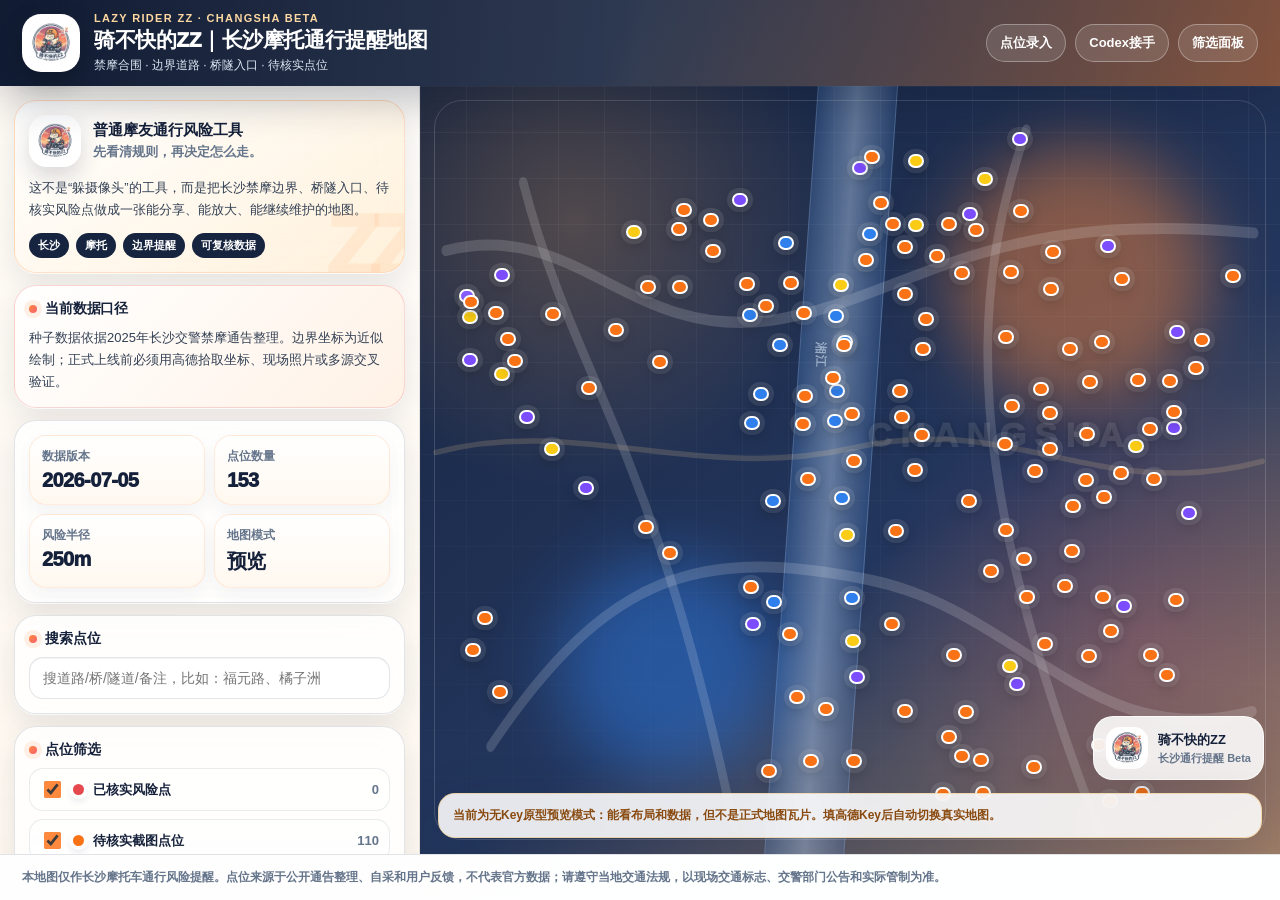
<file: index.html>
<!doctype html>
<html lang="zh-CN">
<head>
  <meta charset="utf-8" />
  <meta name="viewport" content="width=device-width,initial-scale=1,viewport-fit=cover" />
  <meta name="theme-color" content="#15213a" />
  <title>骑不快的ZZ｜长沙摩托通行提醒地图</title>
  <meta name="description" content="骑不快的ZZ出品：长沙摩托车禁摩区域、边界道路、桥隧入口与待核实点位的合规提醒地图。" />
  <link rel="icon" href="assets/favicon.png" />
  <link rel="apple-touch-icon" href="assets/zz-logo-192.png" />
  <link rel="manifest" href="manifest.webmanifest" />
  <link rel="stylesheet" href="assets/styles.css" />
</head>
<body>
  <div id="app" class="brand-shell">
    <header class="topbar">
      <div class="brand">
        <img class="brand-avatar" src="assets/zz-logo.webp" alt="骑不快的ZZ头像" />
        <div class="brand-copy">
          <div class="eyebrow">LAZY RIDER ZZ · CHANGSHA BETA</div>
          <h1>骑不快的ZZ｜长沙摩托通行提醒地图</h1>
          <p>禁摩合围 · 边界道路 · 桥隧入口 · 待核实点位</p>
        </div>
      </div>
      <nav class="top-actions">
        <a href="admin.html" class="top-link">点位录入</a>
        <a href="docs/CODEX_HANDOFF.md" class="top-link">Codex接手</a>
        <button id="togglePanel" class="ghost-btn" type="button">筛选面板</button>
      </nav>
    </header>

    <main class="layout">
      <aside id="sidePanel" class="panel">
        <section class="card hero-card">
          <div class="hero-card-head">
            <img src="assets/zz-logo.webp" alt="骑不快的ZZ" />
            <div>
              <b>普通摩友通行风险工具</b>
              <small>先看清规则，再决定怎么走。</small>
            </div>
          </div>
          <p>这不是“躲摄像头”的工具，而是把长沙禁摩边界、桥隧入口、待核实风险点做成一张能分享、能放大、能继续维护的地图。</p>
          <div class="mini-tags"><span>长沙</span><span>摩托</span><span>边界提醒</span><span>可复核数据</span></div>
        </section>

        <section class="card important">
          <div class="card-title">当前数据口径</div>
          <p>种子数据依据2025年长沙交警禁摩通告整理。边界坐标为近似绘制；正式上线前必须用高德拾取坐标、现场照片或多源交叉验证。</p>
        </section>

        <section class="card compact-grid">
          <div><span>数据版本</span><b id="dataVersion">-</b></div>
          <div><span>点位数量</span><b id="totalCount">-</b></div>
          <div><span>风险半径</span><b id="riskRadius">-</b></div>
          <div><span>地图模式</span><b id="engineMode">-</b></div>
        </section>

        <section class="card">
          <div class="card-title">搜索点位</div>
          <input id="searchInput" class="search" type="search" placeholder="搜道路/桥/隧道/备注，比如：福元路、橘子洲" />
        </section>

        <section class="card">
          <div class="card-title">点位筛选</div>
          <div id="filters" class="filters"></div>
        </section>

        <section class="card route-card">
          <div class="card-title">导航路线风险检测 Beta</div>
          <p class="hint">起点定位后，输入目的地，网页会调用高德驾车路线规划并检测：是否进入禁摩合围区、是否靠近已录入风险点。不是执法依据，也不能保证高德App打开后完全按本页路线行驶。</p>

          <div class="route-input-block">
            <label>起点
              <div class="input-row">
                <input id="startText" type="text" placeholder="点击定位，或地图点选起点" readonly>
                <button id="locateStart" type="button">定位</button>
              </div>
            </label>
            <label>目的地
              <div class="input-row">
                <input id="destinationInput" type="search" placeholder="输入终点，比如：长沙南站、梅溪湖">
                <button id="resolveDestination" type="button">查找</button>
              </div>
            </label>
          </div>

          <details class="coord-details">
            <summary>手动填写经纬度</summary>
            <div class="route-grid">
              <label>起点经度<input id="startLng" inputmode="decimal" placeholder="112.9388"></label>
              <label>起点纬度<input id="startLat" inputmode="decimal" placeholder="28.2282"></label>
              <label>终点经度<input id="endLng" inputmode="decimal" placeholder="113.0200"></label>
              <label>终点纬度<input id="endLat" inputmode="decimal" placeholder="28.1500"></label>
            </div>
          </details>

          <label class="avoid-toggle"><input id="tryAvoid" type="checkbox" checked> 尝试避让禁摩合围区，再检测路线风险</label>
          <div class="route-actions">
            <button id="pickStart" type="button">地图点选起点</button>
            <button id="pickEnd" type="button">地图点选终点</button>
            <button id="checkRoute" type="button" class="primary-btn">规划并检测</button>
          </div>
          <div class="quick-routes">
            <button data-route="wuyi-meixi">五一广场→梅溪湖</button>
            <button data-route="rail-south">长沙站→长沙南站</button>
            <button data-route="yuelu-kaifu">岳麓区→开福区</button>
          </div>
          <div id="routeResult" class="route-result">先定位起点，再输入终点。</div>
        </section>

        <section class="card">
          <div class="card-title">数据概览</div>
          <div id="stats" class="stats"></div>
        </section>

        <section class="card point-card">
          <div class="card-title row-title"><span>点位列表</span><small id="visibleCount"></small></div>
          <div id="pointList" class="point-list"></div>
        </section>
      </aside>

      <section class="map-shell">
        <div id="map"></div>
        <div class="map-brand-card">
          <img src="assets/zz-logo.webp" alt="骑不快的ZZ" />
          <div><b>骑不快的ZZ</b><span>长沙通行提醒 Beta</span></div>
        </div>
        <div id="loading" class="loading">
          <strong>地图加载中</strong>
          <span>没有高德Key时会自动进入品牌预览模式。</span>
        </div>
        <div id="mapNotice" class="map-notice"></div>
      </section>
    </main>

    <footer class="disclaimer">
      本地图仅作长沙摩托车通行风险提醒。点位来源于公开通告整理、自采和用户反馈，不代表官方数据；请遵守当地交通法规，以现场交通标志、交警部门公告和实际管制为准。
    </footer>
  </div>

  <script src="js/config.js?v=workbench-20260705"></script>
  <script src="js/app.js?v=workbench-20260705"></script>
</body>
</html>
</file>
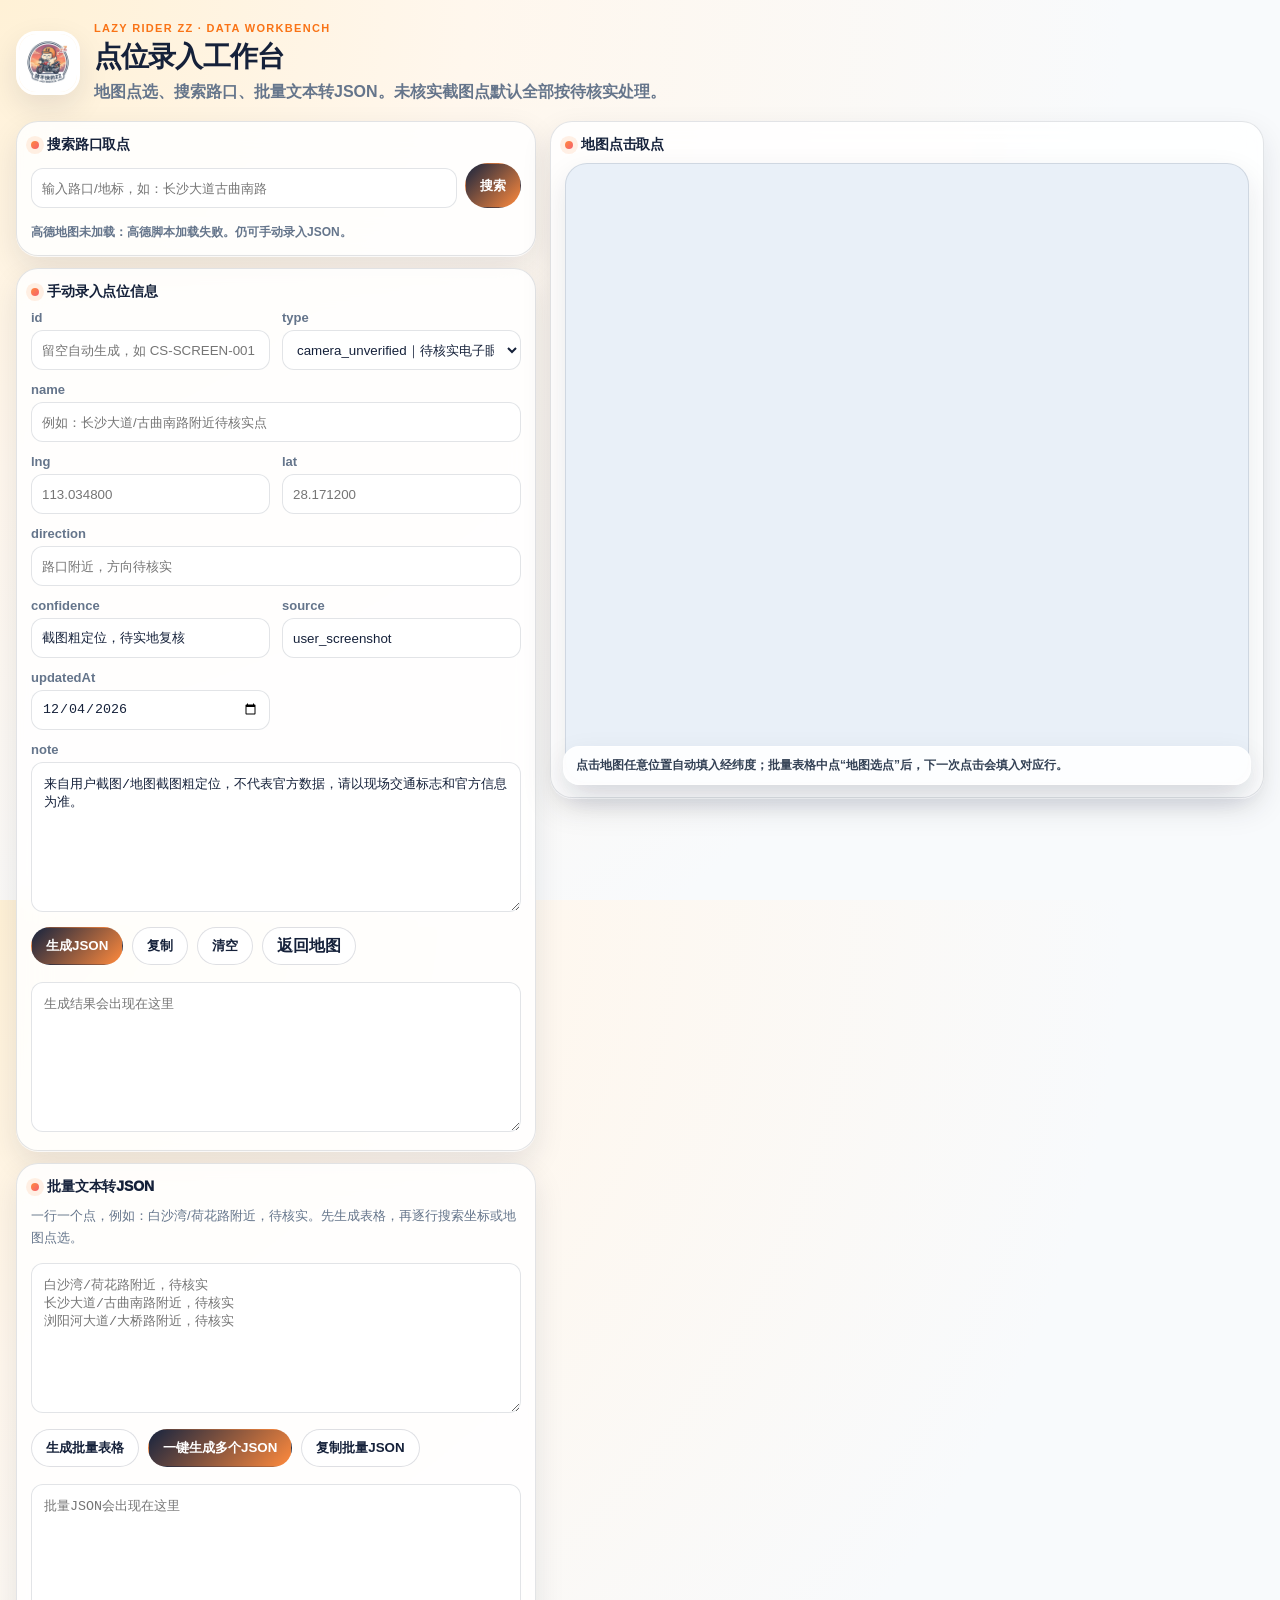
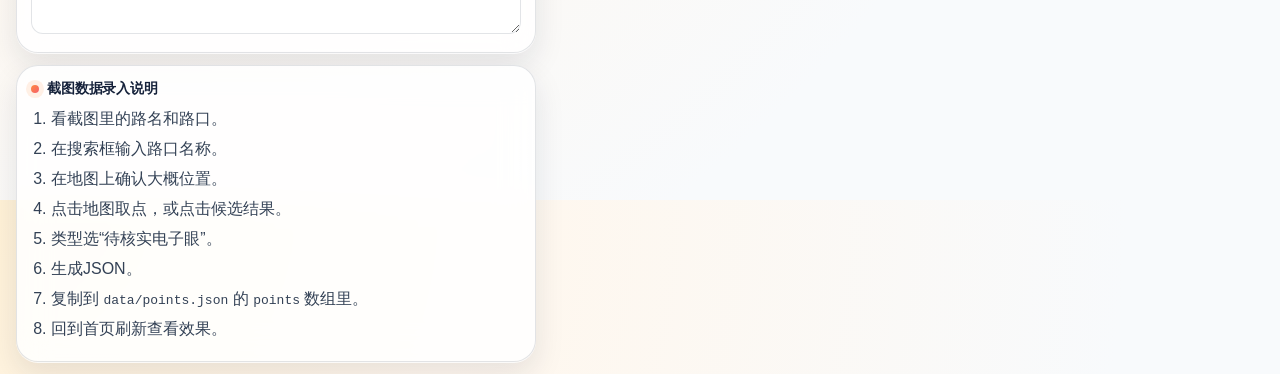
<file: admin.html>
<!doctype html>
<html lang="zh-CN">
<head>
  <meta charset="utf-8">
  <meta name="viewport" content="width=device-width,initial-scale=1">
  <title>点位录入工作台｜骑不快的ZZ</title>
  <link rel="icon" href="assets/favicon.png" />
  <link rel="stylesheet" href="assets/styles.css">
  <style>
    body{height:auto;min-height:100vh;overflow:auto}.admin{max-width:1280px;margin:22px auto 54px;padding:0 16px}.admin-hero{display:flex;align-items:center;gap:14px;margin-bottom:18px}.admin-hero img{width:64px;height:64px;border-radius:20px;object-fit:cover;box-shadow:var(--soft-shadow);border:3px solid #fff}.admin-hero h1{margin:0;font-size:28px;letter-spacing:-.03em}.admin-hero p{margin:6px 0 0;color:var(--muted);font-weight:800}.admin-grid{display:grid;grid-template-columns:minmax(420px,520px) 1fr;gap:14px;align-items:start}.admin-map{height:620px;border-radius:22px;overflow:hidden;border:1px solid var(--border);box-shadow:var(--soft-shadow);background:#e9f0f8}.form{display:grid;grid-template-columns:repeat(2,1fr);gap:12px}.form label,.batch-table label{font-size:13px;color:var(--muted);font-weight:900}.form input,.form select,.form textarea,.admin textarea,.search-box input,.batch-table input,.batch-table select{margin-top:5px;width:100%;border:1px solid var(--border);border-radius:12px;padding:0 10px;background:#fff;color:var(--text);outline:none}.form input,.form select,.search-box input,.batch-table input,.batch-table select{height:40px}.form textarea{height:82px;padding:10px}.wide{grid-column:1/-1}.admin .bar,.search-actions{display:flex;gap:9px;flex-wrap:wrap;margin:12px 0}.admin button,.admin a{border:1px solid rgba(21,33,58,.14);background:#fff;border-radius:999px;min-height:38px;padding:0 14px;color:var(--text);text-decoration:none;display:inline-flex;align-items:center;justify-content:center;cursor:pointer;font-weight:900}.admin .primary{background:linear-gradient(135deg,var(--primary),var(--accent));color:white;border-color:transparent}.admin .danger{color:#b42318}.admin textarea{min-height:150px;padding:12px;font-family:ui-monospace,Consolas,monospace}.search-box{display:grid;grid-template-columns:1fr auto;gap:8px}.candidate-list{display:grid;gap:8px;margin-top:10px;max-height:190px;overflow:auto}.candidate{display:block;text-align:left;border-radius:14px!important;padding:9px 10px!important;height:auto!important;min-height:0!important}.candidate b{display:block}.candidate small{display:block;color:var(--muted);margin-top:2px}.admin-help ol{padding-left:20px;margin:8px 0 0}.admin-help li{margin:6px 0;color:#334155;line-height:1.5}.batch-table{display:grid;gap:8px;margin-top:10px}.batch-row{display:grid;grid-template-columns:1.3fr .9fr .8fr .8fr auto;gap:7px;align-items:end;padding:9px;border:1px solid rgba(21,33,58,.10);border-radius:14px;background:rgba(255,255,255,.72)}.batch-row button{padding:0 10px;font-size:12px}.status-line{font-size:12px;color:var(--muted);font-weight:800;margin-top:6px}.map-tip{position:absolute;z-index:10;left:12px;right:12px;bottom:12px;background:rgba(255,255,255,.9);border:1px solid rgba(255,255,255,.7);border-radius:16px;padding:10px 12px;font-size:12px;font-weight:800;color:#334155;box-shadow:var(--soft-shadow);backdrop-filter:blur(12px)}.map-wrap{position:relative}.copy-toast{font-size:12px;color:#15803d;font-weight:900}.admin-output{min-height:220px}@media(max-width:980px){.admin-grid{grid-template-columns:1fr}.admin-map{height:460px}.batch-row{grid-template-columns:1fr 1fr}.batch-row .row-actions{grid-column:1/-1}}@media(max-width:760px){.form{grid-template-columns:1fr}.admin-hero h1{font-size:22px}.search-box{grid-template-columns:1fr}.batch-row{grid-template-columns:1fr}}
  </style>
</head>
<body>
  <main class="admin">
    <div class="admin-hero">
      <img src="assets/zz-logo.webp" alt="骑不快的ZZ">
      <div>
        <div class="eyebrow" style="color:#f97316">LAZY RIDER ZZ · DATA WORKBENCH</div>
        <h1>点位录入工作台</h1>
        <p>地图点选、搜索路口、批量文本转JSON。未核实截图点默认全部按待核实处理。</p>
      </div>
    </div>

    <section class="admin-grid">
      <div>
        <section class="card">
          <div class="card-title">搜索路口取点</div>
          <div class="search-box">
            <input id="searchQuery" type="search" placeholder="输入路口/地标，如：长沙大道古曲南路">
            <button id="searchPlace" class="primary" type="button">搜索</button>
          </div>
          <div id="candidateList" class="candidate-list"></div>
          <div id="adminStatus" class="status-line">点击地图任意位置也可以直接取点。</div>
        </section>

        <section class="card">
          <div class="card-title">手动录入点位信息</div>
          <div class="form">
            <label>id<input id="id" placeholder="留空自动生成，如 CS-SCREEN-001"></label>
            <label>type<select id="type">
              <option value="camera_unverified">camera_unverified｜待核实电子眼</option>
              <option value="camera_verified">camera_verified｜已核实风险点</option>
              <option value="ban_boundary">ban_boundary｜禁摩边界</option>
              <option value="risky_road">risky_road｜高风险路段</option>
              <option value="bridge_tunnel_entry">bridge_tunnel_entry｜桥隧入口</option>
            </select></label>
            <label class="wide">name<input id="name" placeholder="例如：长沙大道/古曲南路附近待核实点"></label>
            <label>lng<input id="lng" inputmode="decimal" placeholder="113.034800"></label>
            <label>lat<input id="lat" inputmode="decimal" placeholder="28.171200"></label>
            <label class="wide">direction<input id="direction" placeholder="路口附近，方向待核实"></label>
            <label>confidence<input id="confidence" value="截图粗定位，待实地复核"></label>
            <label>source<input id="source" value="user_screenshot"></label>
            <label>updatedAt<input id="updatedAt" type="date"></label>
            <label class="wide">note<textarea id="note">来自用户截图/地图截图粗定位，不代表官方数据，请以现场交通标志和官方信息为准。</textarea></label>
          </div>
          <div class="bar">
            <button class="primary" id="generate" type="button">生成JSON</button>
            <button id="copy" type="button">复制</button>
            <button id="clearForm" type="button">清空</button>
            <a href="index.html">返回地图</a>
          </div>
          <textarea id="output" class="admin-output" placeholder="生成结果会出现在这里"></textarea>
        </section>

        <section class="card">
          <div class="card-title">批量文本转JSON</div>
          <p class="hint">一行一个点，例如：白沙湾/荷花路附近，待核实。先生成表格，再逐行搜索坐标或地图点选。</p>
          <textarea id="batchInput" placeholder="白沙湾/荷花路附近，待核实&#10;长沙大道/古曲南路附近，待核实&#10;浏阳河大道/大桥路附近，待核实"></textarea>
          <div class="bar">
            <button id="parseBatch" type="button">生成批量表格</button>
            <button id="generateBatch" class="primary" type="button">一键生成多个JSON</button>
            <button id="copyBatch" type="button">复制批量JSON</button>
          </div>
          <div id="batchTable" class="batch-table"></div>
          <textarea id="batchOutput" class="admin-output" placeholder="批量JSON会出现在这里"></textarea>
        </section>

        <section class="card admin-help">
          <div class="card-title">截图数据录入说明</div>
          <ol>
            <li>看截图里的路名和路口。</li>
            <li>在搜索框输入路口名称。</li>
            <li>在地图上确认大概位置。</li>
            <li>点击地图取点，或点击候选结果。</li>
            <li>类型选“待核实电子眼”。</li>
            <li>生成JSON。</li>
            <li>复制到 <code>data/points.json</code> 的 <code>points</code> 数组里。</li>
            <li>回到首页刷新查看效果。</li>
          </ol>
        </section>
      </div>

      <section class="card map-wrap">
        <div class="card-title">地图点击取点</div>
        <div id="adminMap" class="admin-map"></div>
        <div class="map-tip">点击地图任意位置自动填入经纬度；批量表格中点“地图选点”后，下一次点击会填入对应行。</div>
      </section>
    </section>
  </main>

  <script src="js/config.js?v=workbench-20260705"></script>
  <script src="js/admin.js?v=workbench-20260705"></script>
</body>
</html>
</file>
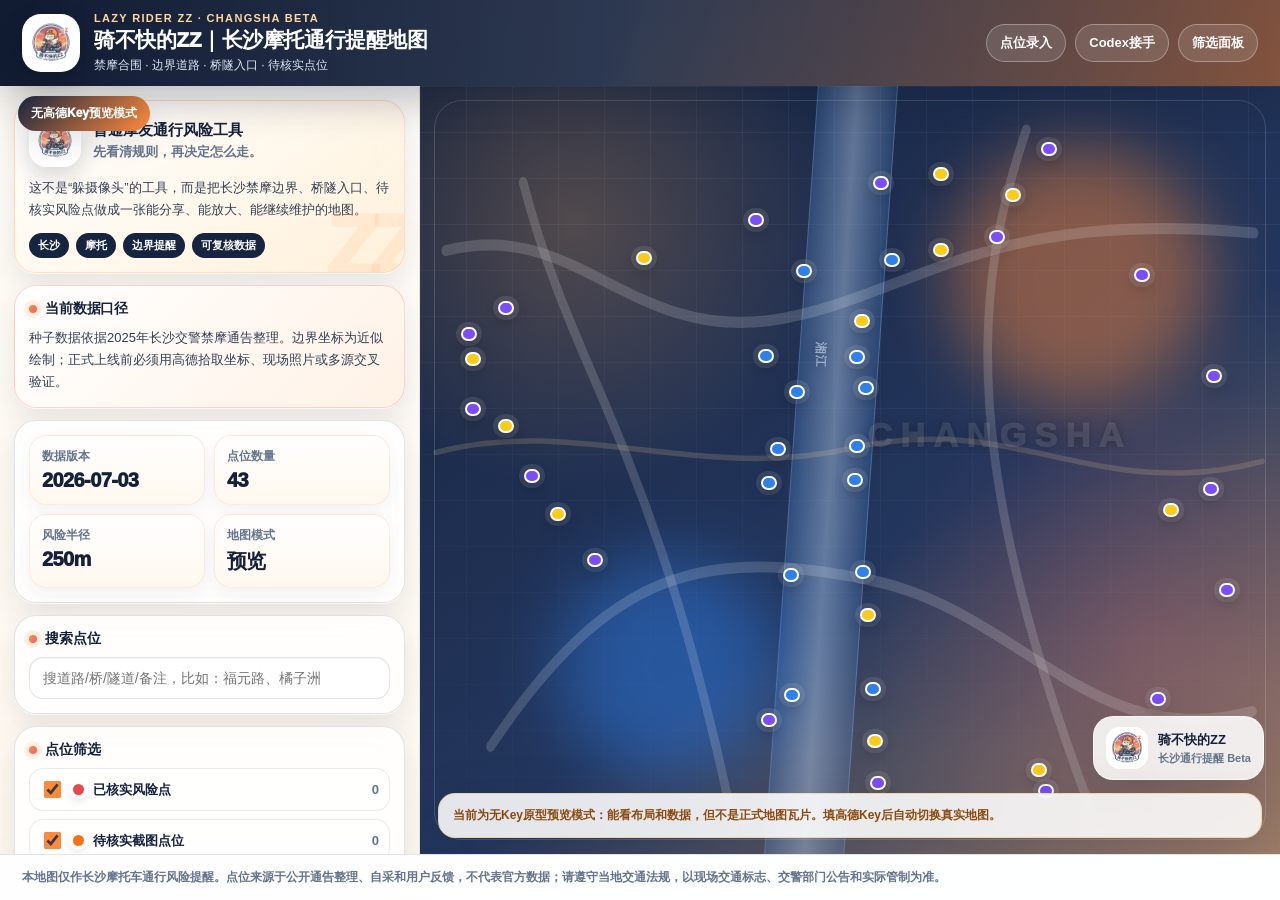
<file: preview.html>
<!doctype html>
<html lang="zh-CN">
<head>
  <meta charset="utf-8" />
  <meta name="viewport" content="width=device-width,initial-scale=1,viewport-fit=cover" />
  <meta name="theme-color" content="#15213a" />
  <title>预览｜骑不快的ZZ长沙摩托通行提醒地图</title>
  <meta name="description" content="骑不快的ZZ出品：长沙摩托车禁摩区域、边界道路、桥隧入口与待核实点位的合规提醒地图。" />
  <link rel="icon" href="assets/favicon.png" />
  <link rel="apple-touch-icon" href="assets/zz-logo-192.png" />
  <link rel="manifest" href="manifest.webmanifest" />
  <link rel="stylesheet" href="assets/styles.css" />
</head>
<body>
  <div class="preview-badge">无高德Key预览模式</div>
  <div id="app" class="brand-shell">
    <header class="topbar">
      <div class="brand">
        <img class="brand-avatar" src="assets/zz-logo.webp" alt="骑不快的ZZ头像" />
        <div class="brand-copy">
          <div class="eyebrow">LAZY RIDER ZZ · CHANGSHA BETA</div>
          <h1>骑不快的ZZ｜长沙摩托通行提醒地图</h1>
          <p>禁摩合围 · 边界道路 · 桥隧入口 · 待核实点位</p>
        </div>
      </div>
      <nav class="top-actions">
        <a href="admin.html" class="top-link">点位录入</a>
        <a href="docs/CODEX_HANDOFF.md" class="top-link">Codex接手</a>
        <button id="togglePanel" class="ghost-btn" type="button">筛选面板</button>
      </nav>
    </header>

    <main class="layout">
      <aside id="sidePanel" class="panel">
        <section class="card hero-card">
          <div class="hero-card-head">
            <img src="assets/zz-logo.webp" alt="骑不快的ZZ" />
            <div>
              <b>普通摩友通行风险工具</b>
              <small>先看清规则，再决定怎么走。</small>
            </div>
          </div>
          <p>这不是“躲摄像头”的工具，而是把长沙禁摩边界、桥隧入口、待核实风险点做成一张能分享、能放大、能继续维护的地图。</p>
          <div class="mini-tags"><span>长沙</span><span>摩托</span><span>边界提醒</span><span>可复核数据</span></div>
        </section>

        <section class="card important">
          <div class="card-title">当前数据口径</div>
          <p>种子数据依据2025年长沙交警禁摩通告整理。边界坐标为近似绘制；正式上线前必须用高德拾取坐标、现场照片或多源交叉验证。</p>
        </section>

        <section class="card compact-grid">
          <div><span>数据版本</span><b id="dataVersion">-</b></div>
          <div><span>点位数量</span><b id="totalCount">-</b></div>
          <div><span>风险半径</span><b id="riskRadius">-</b></div>
          <div><span>地图模式</span><b id="engineMode">-</b></div>
        </section>

        <section class="card">
          <div class="card-title">搜索点位</div>
          <input id="searchInput" class="search" type="search" placeholder="搜道路/桥/隧道/备注，比如：福元路、橘子洲" />
        </section>

        <section class="card">
          <div class="card-title">点位筛选</div>
          <div id="filters" class="filters"></div>
        </section>

        <section class="card route-card">
          <div class="card-title">导航路线风险检测 Beta</div>
          <p class="hint">起点定位后，输入目的地，网页会调用高德驾车路线规划并检测：是否进入禁摩合围区、是否靠近已录入风险点。不是执法依据，也不能保证高德App打开后完全按本页路线行驶。</p>

          <div class="route-input-block">
            <label>起点
              <div class="input-row">
                <input id="startText" type="text" placeholder="点击定位，或地图点选起点" readonly>
                <button id="locateStart" type="button">定位</button>
              </div>
            </label>
            <label>目的地
              <div class="input-row">
                <input id="destinationInput" type="search" placeholder="输入终点，比如：长沙南站、梅溪湖">
                <button id="resolveDestination" type="button">查找</button>
              </div>
            </label>
          </div>

          <details class="coord-details">
            <summary>手动填写经纬度</summary>
            <div class="route-grid">
              <label>起点经度<input id="startLng" inputmode="decimal" placeholder="112.9388"></label>
              <label>起点纬度<input id="startLat" inputmode="decimal" placeholder="28.2282"></label>
              <label>终点经度<input id="endLng" inputmode="decimal" placeholder="113.0200"></label>
              <label>终点纬度<input id="endLat" inputmode="decimal" placeholder="28.1500"></label>
            </div>
          </details>

          <label class="avoid-toggle"><input id="tryAvoid" type="checkbox" checked> 尝试避让禁摩合围区，再检测路线风险</label>
          <div class="route-actions">
            <button id="pickStart" type="button">地图点选起点</button>
            <button id="pickEnd" type="button">地图点选终点</button>
            <button id="checkRoute" type="button" class="primary-btn">规划并检测</button>
          </div>
          <div class="quick-routes">
            <button data-route="wuyi-meixi">五一广场→梅溪湖</button>
            <button data-route="rail-south">长沙站→长沙南站</button>
            <button data-route="yuelu-kaifu">岳麓区→开福区</button>
          </div>
          <div id="routeResult" class="route-result">先定位起点，再输入终点。</div>
        </section>

        <section class="card">
          <div class="card-title">数据概览</div>
          <div id="stats" class="stats"></div>
        </section>

        <section class="card point-card">
          <div class="card-title row-title"><span>点位列表</span><small id="visibleCount"></small></div>
          <div id="pointList" class="point-list"></div>
        </section>
      </aside>

      <section class="map-shell">
        <div id="map"></div>
        <div class="map-brand-card">
          <img src="assets/zz-logo.webp" alt="骑不快的ZZ" />
          <div><b>骑不快的ZZ</b><span>长沙通行提醒 Beta</span></div>
        </div>
        <div id="loading" class="loading">
          <strong>地图加载中</strong>
          <span>没有高德Key时会自动进入品牌预览模式。</span>
        </div>
        <div id="mapNotice" class="map-notice"></div>
      </section>
    </main>

    <footer class="disclaimer">
      本地图仅作长沙摩托车通行风险提醒。点位来源于公开通告整理、自采和用户反馈，不代表官方数据；请遵守当地交通法规，以现场交通标志、交警部门公告和实际管制为准。
    </footer>
  </div>

  <script src="js/config.js"></script>
  <script>window.MOTO_MAP_CONFIG.amapKey = "YOUR_AMAP_JS_KEY"; window.MOTO_MAP_CONFIG.demoModeWhenNoKey = true;</script>
  <script>window.__INLINE_DATA__ = {"points": {"meta": {"name": "长沙摩托车通行提醒点位种子库", "coordinateSystem": "GCJ-02 / 高德地图坐标；当前坐标为产品原型近似值", "updatedAt": "2026-07-03", "dataPolicy": "正式发布前，所有电子眼/抓拍点必须经过实拍、公开公告或多源交叉验证；未验证一律标记为camera_unverified或user_report，不得写成已核实。", "disclaimer": "点位仅作通行风险提醒，不代表官方数据，不构成规避执法建议。"}, "points": [{"id": "CS-O-001", "name": "北二环/湘江路边界附近", "type": "official_boundary", "lng": 112.982, "lat": 28.268, "direction": "北二环与湘江路附近", "confidence": "官方范围明确；坐标近似，需现场复核", "source": "SRC-OFFICIAL-2025-04", "note": "北二环、湘江路均在2025通告边界道路内。", "updatedAt": "2026-07-03"}, {"id": "CS-O-002", "name": "北二环/芙蓉北路边界附近", "type": "official_boundary", "lng": 113.033, "lat": 28.276, "direction": "北二环与芙蓉北路附近", "confidence": "官方范围明确；坐标近似，需现场复核", "source": "SRC-OFFICIAL-2025-04", "note": "北二环、芙蓉北路均在2025通告边界道路内。", "updatedAt": "2026-07-03"}, {"id": "CS-O-003", "name": "芙蓉北路/福元路附近", "type": "official_boundary", "lng": 113.017, "lat": 28.255, "direction": "芙蓉北路与福元路附近", "confidence": "官方范围明确；坐标近似，需现场复核", "source": "SRC-OFFICIAL-2025-04", "note": "芙蓉北路、福元路均在通告边界道路内。", "updatedAt": "2026-07-03"}, {"id": "CS-O-004", "name": "福元路/锦绣路附近", "type": "official_boundary", "lng": 113.061, "lat": 28.246, "direction": "福元路与锦绣路附近", "confidence": "官方范围明确；坐标近似，需现场复核", "source": "SRC-OFFICIAL-2025-04", "note": "福元路、锦绣路均在通告边界道路内。", "updatedAt": "2026-07-03"}, {"id": "CS-O-005", "name": "锦绣路/汽配城路附近", "type": "official_boundary", "lng": 113.083, "lat": 28.222, "direction": "锦绣路与汽配城路附近", "confidence": "官方范围明确；坐标近似，需现场复核", "source": "SRC-OFFICIAL-2025-04", "note": "锦绣路、汽配城路均在通告边界道路内。", "updatedAt": "2026-07-03"}, {"id": "CS-O-006", "name": "汽配城路/长沙大道附近", "type": "official_boundary", "lng": 113.082, "lat": 28.195, "direction": "汽配城路与长沙大道附近", "confidence": "官方范围明确；坐标近似，需现场复核", "source": "SRC-OFFICIAL-2025-04", "note": "汽配城路、长沙大道均在通告边界道路内。", "updatedAt": "2026-07-03"}, {"id": "CS-O-007", "name": "长沙大道/新花侯路附近", "type": "official_boundary", "lng": 113.087, "lat": 28.171, "direction": "长沙大道与新花侯路附近", "confidence": "官方范围明确；坐标近似，需现场复核", "source": "SRC-OFFICIAL-2025-04", "note": "长沙大道、新花侯路均在通告边界道路内。", "updatedAt": "2026-07-03"}, {"id": "CS-O-008", "name": "新花侯路/香樟路附近", "type": "official_boundary", "lng": 113.066, "lat": 28.145, "direction": "新花侯路与香樟路附近", "confidence": "官方范围明确；坐标近似，需现场复核", "source": "SRC-OFFICIAL-2025-04", "note": "新花侯路、香樟路均在通告边界道路内。", "updatedAt": "2026-07-03"}, {"id": "CS-O-009", "name": "香樟路/南二环附近", "type": "official_boundary", "lng": 113.032, "lat": 28.123, "direction": "香樟路与南二环附近", "confidence": "官方范围明确；坐标近似，需现场复核", "source": "SRC-OFFICIAL-2025-04", "note": "香樟路、南二环均在通告边界道路内。", "updatedAt": "2026-07-03"}, {"id": "CS-O-010", "name": "南二环/湘江路附近", "type": "official_boundary", "lng": 112.981, "lat": 28.125, "direction": "南二环与湘江路附近", "confidence": "官方范围明确；坐标近似，需现场复核", "source": "SRC-OFFICIAL-2025-04", "note": "南二环、湘江路均在通告边界道路内。", "updatedAt": "2026-07-03"}, {"id": "CS-O-011", "name": "南二环/西二环附近", "type": "official_boundary", "lng": 112.948, "lat": 28.14, "direction": "南二环与西二环附近", "confidence": "官方范围明确；坐标近似，需现场复核", "source": "SRC-OFFICIAL-2025-04", "note": "南二环、西二环均在通告边界道路内。", "updatedAt": "2026-07-03"}, {"id": "CS-O-012", "name": "西二环/梅溪湖北路附近", "type": "official_boundary", "lng": 112.895, "lat": 28.178, "direction": "西二环与梅溪湖北路附近", "confidence": "官方范围明确；坐标近似，需现场复核", "source": "SRC-OFFICIAL-2025-04", "note": "西二环、梅溪湖北路均在通告边界道路内。", "updatedAt": "2026-07-03"}, {"id": "CS-O-013", "name": "梅溪湖北路/麓景路附近", "type": "official_boundary", "lng": 112.876, "lat": 28.198, "direction": "梅溪湖北路与麓景路附近", "confidence": "官方范围明确；坐标近似，需现场复核", "source": "SRC-OFFICIAL-2025-04", "note": "梅溪湖北路、麓景路均在通告边界道路内。", "updatedAt": "2026-07-03"}, {"id": "CS-O-014", "name": "麓景路/枫林路附近", "type": "official_boundary", "lng": 112.858, "lat": 28.214, "direction": "麓景路与枫林路附近", "confidence": "官方范围明确；坐标近似，需现场复核", "source": "SRC-OFFICIAL-2025-04", "note": "麓景路、枫林路均在通告边界道路内。", "updatedAt": "2026-07-03"}, {"id": "CS-O-015", "name": "枫林路/麓谷大道附近", "type": "official_boundary", "lng": 112.857, "lat": 28.232, "direction": "枫林路与麓谷大道附近", "confidence": "官方范围明确；坐标近似，需现场复核", "source": "SRC-OFFICIAL-2025-04", "note": "枫林路、麓谷大道均在通告边界道路内。", "updatedAt": "2026-07-03"}, {"id": "CS-O-016", "name": "麓谷大道/岳麓大道附近", "type": "official_boundary", "lng": 112.868, "lat": 28.238, "direction": "麓谷大道与岳麓大道附近", "confidence": "官方范围明确；坐标近似，需现场复核", "source": "SRC-OFFICIAL-2025-04", "note": "麓谷大道、岳麓大道均在通告边界道路内。", "updatedAt": "2026-07-03"}, {"id": "CS-O-017", "name": "岳麓大道/西二环附近", "type": "official_boundary", "lng": 112.944, "lat": 28.259, "direction": "岳麓大道与西二环附近", "confidence": "官方范围明确；坐标近似，需现场复核", "source": "SRC-OFFICIAL-2025-04", "note": "岳麓大道、西二环均在通告边界道路内。", "updatedAt": "2026-07-03"}, {"id": "CS-C-001", "name": "福元路大桥西侧入口附近", "type": "bridge_tunnel", "lng": 112.9585, "lat": 28.247, "direction": "跨湘江通道西侧", "confidence": "入口位置公开可查；是否存在禁摩标志/电子眼需现场复核", "source": "SRC-OFFICIAL-2025-04", "note": "跨江通道入口，建议作为现场复核重点。", "updatedAt": "2026-07-03"}, {"id": "CS-C-002", "name": "福元路大桥东侧入口附近", "type": "bridge_tunnel", "lng": 112.9852, "lat": 28.2495, "direction": "跨湘江通道东侧", "confidence": "入口位置公开可查；是否存在禁摩标志/电子眼需现场复核", "source": "SRC-OFFICIAL-2025-04", "note": "跨江通道入口，建议作为现场复核重点。", "updatedAt": "2026-07-03"}, {"id": "CS-C-003", "name": "银盆岭大桥西侧入口附近", "type": "bridge_tunnel", "lng": 112.947, "lat": 28.2266, "direction": "跨湘江通道西侧", "confidence": "入口位置公开可查；是否存在禁摩标志/电子眼需现场复核", "source": "SRC-OFFICIAL-2025-04", "note": "跨江通道入口，建议作为现场复核重点。", "updatedAt": "2026-07-03"}, {"id": "CS-C-004", "name": "银盆岭大桥东侧入口附近", "type": "bridge_tunnel", "lng": 112.9746, "lat": 28.2265, "direction": "跨湘江通道东侧", "confidence": "入口位置公开可查；是否存在禁摩标志/电子眼需现场复核", "source": "SRC-OFFICIAL-2025-04", "note": "跨江通道入口，建议作为现场复核重点。", "updatedAt": "2026-07-03"}, {"id": "CS-C-005", "name": "橘子洲大桥西侧入口附近", "type": "bridge_tunnel", "lng": 112.9478, "lat": 28.1963, "direction": "跨湘江通道西侧", "confidence": "入口位置公开可查；是否存在禁摩标志/电子眼需现场复核", "source": "SRC-OFFICIAL-2025-04", "note": "跨江通道入口，建议作为现场复核重点。", "updatedAt": "2026-07-03"}, {"id": "CS-C-006", "name": "橘子洲大桥东侧入口附近", "type": "bridge_tunnel", "lng": 112.974, "lat": 28.197, "direction": "跨湘江通道东侧", "confidence": "入口位置公开可查；是否存在禁摩标志/电子眼需现场复核", "source": "SRC-OFFICIAL-2025-04", "note": "跨江通道入口，建议作为现场复核重点。", "updatedAt": "2026-07-03"}, {"id": "CS-C-007", "name": "营盘路隧道西侧入口附近", "type": "bridge_tunnel", "lng": 112.9505, "lat": 28.2045, "direction": "湘江营盘路隧道西侧", "confidence": "入口位置公开可查；是否存在禁摩标志/电子眼需现场复核", "source": "SRC-OFFICIAL-2025-04", "note": "隧道入口，建议现场复核交通标志。", "updatedAt": "2026-07-03"}, {"id": "CS-C-008", "name": "营盘路隧道东侧入口附近", "type": "bridge_tunnel", "lng": 112.9747, "lat": 28.2052, "direction": "湘江营盘路隧道东侧", "confidence": "入口位置公开可查；是否存在禁摩标志/电子眼需现场复核", "source": "SRC-OFFICIAL-2025-04", "note": "隧道入口，建议现场复核交通标志。", "updatedAt": "2026-07-03"}, {"id": "CS-C-009", "name": "南湖路隧道西侧入口附近", "type": "bridge_tunnel", "lng": 112.9545, "lat": 28.1745, "direction": "南湖路隧道西侧", "confidence": "入口位置公开可查；是否存在禁摩标志/电子眼需现场复核", "source": "SRC-OFFICIAL-2025-04", "note": "隧道入口，建议现场复核交通标志。", "updatedAt": "2026-07-03"}, {"id": "CS-C-010", "name": "南湖路隧道东侧入口附近", "type": "bridge_tunnel", "lng": 112.9765, "lat": 28.1752, "direction": "南湖路隧道东侧", "confidence": "入口位置公开可查；是否存在禁摩标志/电子眼需现场复核", "source": "SRC-OFFICIAL-2025-04", "note": "隧道入口，建议现场复核交通标志。", "updatedAt": "2026-07-03"}, {"id": "CS-C-011", "name": "猴子石大桥西侧入口附近", "type": "bridge_tunnel", "lng": 112.9548, "lat": 28.146, "direction": "跨湘江通道西侧", "confidence": "入口位置公开可查；是否存在禁摩标志/电子眼需现场复核", "source": "SRC-OFFICIAL-2025-04", "note": "跨江通道入口，建议作为现场复核重点。", "updatedAt": "2026-07-03"}, {"id": "CS-C-012", "name": "猴子石大桥东侧入口附近", "type": "bridge_tunnel", "lng": 112.9795, "lat": 28.1472, "direction": "跨湘江通道东侧", "confidence": "入口位置公开可查；是否存在禁摩标志/电子眼需现场复核", "source": "SRC-OFFICIAL-2025-04", "note": "跨江通道入口，建议作为现场复核重点。", "updatedAt": "2026-07-03"}, {"id": "CS-C-013", "name": "湘雅路隧道西侧入口附近", "type": "bridge_tunnel", "lng": 112.9565, "lat": 28.2182, "direction": "湘雅路隧道西侧", "confidence": "入口位置公开可查；是否存在禁摩标志/电子眼需现场复核", "source": "SRC-OFFICIAL-2025-04", "note": "隧道入口，建议现场复核交通标志。", "updatedAt": "2026-07-03"}, {"id": "CS-C-014", "name": "湘雅路隧道东侧入口附近", "type": "bridge_tunnel", "lng": 112.9773, "lat": 28.219, "direction": "湘雅路隧道东侧", "confidence": "入口位置公开可查；是否存在禁摩标志/电子眼需现场复核", "source": "SRC-OFFICIAL-2025-04", "note": "隧道入口，建议现场复核交通标志。", "updatedAt": "2026-07-03"}, {"id": "CS-R-001", "name": "岳麓大道代表点", "type": "risk_road", "lng": 112.91, "lat": 28.25, "direction": "岳麓大道沿线", "confidence": "官方范围明确；坐标近似，需现场复核", "source": "SRC-OFFICIAL-2025-04", "note": "通告边界道路代表点。", "updatedAt": "2026-07-03"}, {"id": "CS-R-002", "name": "北二环代表点", "type": "risk_road", "lng": 113.0, "lat": 28.27, "direction": "北二环沿线", "confidence": "官方范围明确；坐标近似，需现场复核", "source": "SRC-OFFICIAL-2025-04", "note": "通告边界道路代表点。", "updatedAt": "2026-07-03"}, {"id": "CS-R-003", "name": "湘江路北段代表点", "type": "risk_road", "lng": 112.976, "lat": 28.235, "direction": "湘江路沿线", "confidence": "官方范围明确；坐标近似，需现场复核", "source": "SRC-OFFICIAL-2025-04", "note": "通告边界道路代表点。", "updatedAt": "2026-07-03"}, {"id": "CS-R-004", "name": "湘江路南段代表点", "type": "risk_road", "lng": 112.978, "lat": 28.165, "direction": "湘江路沿线", "confidence": "官方范围明确；坐标近似，需现场复核", "source": "SRC-OFFICIAL-2025-04", "note": "通告边界道路代表点。", "updatedAt": "2026-07-03"}, {"id": "CS-R-005", "name": "南二环代表点", "type": "risk_road", "lng": 112.98, "lat": 28.135, "direction": "南二环沿线", "confidence": "官方范围明确；坐标近似，需现场复核", "source": "SRC-OFFICIAL-2025-04", "note": "通告边界道路代表点。", "updatedAt": "2026-07-03"}, {"id": "CS-R-006", "name": "香樟路代表点", "type": "risk_road", "lng": 113.03, "lat": 28.128, "direction": "香樟路沿线", "confidence": "官方范围明确；坐标近似，需现场复核", "source": "SRC-OFFICIAL-2025-04", "note": "通告边界道路代表点。", "updatedAt": "2026-07-03"}, {"id": "CS-R-007", "name": "长沙大道代表点", "type": "risk_road", "lng": 113.07, "lat": 28.19, "direction": "长沙大道沿线", "confidence": "官方范围明确；坐标近似，需现场复核", "source": "SRC-OFFICIAL-2025-04", "note": "通告边界道路代表点。", "updatedAt": "2026-07-03"}, {"id": "CS-R-008", "name": "福元路代表点", "type": "risk_road", "lng": 113.0, "lat": 28.252, "direction": "福元路沿线", "confidence": "官方范围明确；坐标近似，需现场复核", "source": "SRC-OFFICIAL-2025-04", "note": "通告边界道路代表点。", "updatedAt": "2026-07-03"}, {"id": "CS-R-009", "name": "芙蓉北路代表点", "type": "risk_road", "lng": 113.022, "lat": 28.265, "direction": "芙蓉北路沿线", "confidence": "官方范围明确；坐标近似，需现场复核", "source": "SRC-OFFICIAL-2025-04", "note": "通告边界道路代表点。", "updatedAt": "2026-07-03"}, {"id": "CS-R-010", "name": "麓谷大道代表点", "type": "risk_road", "lng": 112.858, "lat": 28.226, "direction": "麓谷大道沿线", "confidence": "官方范围明确；坐标近似，需现场复核", "source": "SRC-OFFICIAL-2025-04", "note": "通告边界道路代表点。", "updatedAt": "2026-07-03"}, {"id": "CS-R-011", "name": "枫林路代表点", "type": "risk_road", "lng": 112.868, "lat": 28.21, "direction": "枫林路沿线", "confidence": "官方范围明确；坐标近似，需现场复核", "source": "SRC-OFFICIAL-2025-04", "note": "通告边界道路代表点。", "updatedAt": "2026-07-03"}, {"id": "CS-R-012", "name": "梅溪湖北路代表点", "type": "risk_road", "lng": 112.884, "lat": 28.189, "direction": "梅溪湖北路沿线", "confidence": "官方范围明确；坐标近似，需现场复核", "source": "SRC-OFFICIAL-2025-04", "note": "通告边界道路代表点。", "updatedAt": "2026-07-03"}]}, "zones": {"meta": {"name": "长沙摩托车禁行区域近似边界", "coordinateSystem": "GCJ-02 / 高德地图坐标；当前为人工近似，需以高德拾取坐标和实地复核修正", "updatedAt": "2026-07-03", "officialScope": "北二环、岳麓大道、麓谷大道、枫林路、麓景路、梅溪湖北路、西二环、南二环、湘江路、绕城高速、京港澳高速、香樟路、新花侯路、长沙大道、京港澳高速、汽配城路、锦绣路、福元路、芙蓉北路合围区域内的道路，包括边界道路。绕城高速、京港澳高速除外。", "disclaimer": "本文件用于产品原型和通行风险提醒，不作为执法、法律或真实导航依据。"}, "zones": [{"id": "zone-main-approx", "name": "长沙市区禁摩合围区域（总览近似）", "type": "ban_area", "typeLabel": "禁摩合围区域", "geometryType": "polygon", "path": [[112.857, 28.232], [112.896, 28.246], [112.944, 28.259], [112.982, 28.268], [113.033, 28.276], [113.064, 28.266], [113.083, 28.246], [113.088, 28.222], [113.082, 28.195], [113.087, 28.171], [113.066, 28.145], [113.032, 28.123], [112.981, 28.125], [112.948, 28.14], [112.914, 28.156], [112.895, 28.178], [112.876, 28.198], [112.858, 28.214], [112.857, 28.232]], "strokeColor": "#dc2626", "strokeWeight": 3, "fillColor": "#fecaca", "fillOpacity": 0.24, "note": "依据2025年通告道路名人工近似绘制。边界道路本身也在通告范围内；绕城高速、京港澳高速除外。", "confidence": "官方范围明确；坐标近似，需复核", "updatedAt": "2026-07-03"}, {"id": "line-north-second-ring", "name": "北二环边界线（近似）", "type": "risk_road", "typeLabel": "重点边界道路", "geometryType": "polyline", "path": [[112.896, 28.246], [112.944, 28.259], [112.982, 28.268], [113.033, 28.276], [113.064, 28.266]], "strokeColor": "#f59e0b", "strokeWeight": 5, "note": "官方通告列入合围边界道路，含边界道路。", "confidence": "道路名官方；线位近似", "updatedAt": "2026-07-03"}, {"id": "line-yuelu-avenue", "name": "岳麓大道边界线（近似）", "type": "risk_road", "typeLabel": "重点边界道路", "geometryType": "polyline", "path": [[112.857, 28.232], [112.896, 28.246], [112.944, 28.259]], "strokeColor": "#f59e0b", "strokeWeight": 5, "note": "官方通告列入合围边界道路，含边界道路。", "confidence": "道路名官方；线位近似", "updatedAt": "2026-07-03"}, {"id": "line-west-second-ring", "name": "西二环边界线（近似）", "type": "risk_road", "typeLabel": "重点边界道路", "geometryType": "polyline", "path": [[112.895, 28.178], [112.914, 28.156], [112.948, 28.14]], "strokeColor": "#f59e0b", "strokeWeight": 5, "note": "官方通告列入合围边界道路，含边界道路。", "confidence": "道路名官方；线位近似", "updatedAt": "2026-07-03"}, {"id": "line-south-second-ring", "name": "南二环边界线（近似）", "type": "risk_road", "typeLabel": "重点边界道路", "geometryType": "polyline", "path": [[112.948, 28.14], [112.981, 28.125], [113.032, 28.123]], "strokeColor": "#f59e0b", "strokeWeight": 5, "note": "官方通告列入合围边界道路，含边界道路。", "confidence": "道路名官方；线位近似", "updatedAt": "2026-07-03"}, {"id": "line-xiangjiang-road", "name": "湘江路边界线（近似）", "type": "risk_road", "typeLabel": "重点边界道路", "geometryType": "polyline", "path": [[112.982, 28.268], [112.976, 28.232], [112.974, 28.198], [112.978, 28.162], [112.981, 28.125]], "strokeColor": "#f59e0b", "strokeWeight": 5, "note": "官方通告列入合围边界道路，含边界道路。", "confidence": "道路名官方；线位近似", "updatedAt": "2026-07-03"}, {"id": "line-east-boundary", "name": "东侧边界道路组（近似）", "type": "risk_road", "typeLabel": "重点边界道路", "geometryType": "polyline", "path": [[113.064, 28.266], [113.083, 28.246], [113.088, 28.222], [113.082, 28.195], [113.087, 28.171], [113.066, 28.145], [113.032, 28.123]], "strokeColor": "#f59e0b", "strokeWeight": 5, "note": "芙蓉北路、福元路、锦绣路、汽配城路、长沙大道、新花侯路、香樟路等东侧/南侧边界的近似线。", "confidence": "道路名官方；线位近似", "updatedAt": "2026-07-03"}]}, "sources": {"meta": {"updatedAt": "2026-07-03", "note": "项目只采用公开通告/公开报道作为种子数据；网友点位必须标记为待核实。"}, "sources": [{"id": "SRC-OFFICIAL-2025-04", "name": "长沙市公安局交通警察支队《关于市区部分区域道路禁止摩托车通行的通告》长公交发〔2025〕04号", "type": "official_notice", "url": "https://imgbdb4.bendibao.com/csbdb/traffic/202510/27/20251027123135_45903.pdf", "publishedAt": "2025-02-11", "summary": "明确长沙市区部分区域禁止摩托车通行的合围道路、适用摩托车类型、处罚口径与旧通告废止。", "trustLevel": "official"}, {"id": "SRC-REDNET-2025-02-14", "name": "红网/潇湘晨报：长沙市区部分区域道路禁摩", "type": "media_report", "url": "https://hn.rednet.cn/content/646946/58/14702417.html", "publishedAt": "2025-02-14", "summary": "复述2025年通告中的禁摩区域、车辆类型与处罚提醒。", "trustLevel": "media"}, {"id": "SRC-BENDIBAO-2025-02-27", "name": "长沙本地宝：长沙摩托车限行区域道路汇总", "type": "local_guide", "url": "https://cs.bendibao.com/traffic/202459/120452.shtm", "publishedAt": "2025-02-27", "summary": "汇总2025年通告范围，并说明2025年2月11日起施行、2020年旧通告废止。", "trustLevel": "reference"}]}};</script>
  <script src="js/app.js"></script>
</body>
</html>
</file>
<file: assets/styles.css>
:root{
  --bg:#fff7ed;
  --bg2:#f8fafc;
  --panel:rgba(255,255,255,.86);
  --panel-solid:#ffffff;
  --text:#15213a;
  --muted:#65758b;
  --border:rgba(21,33,58,.12);
  --primary:#17243f;
  --primary2:#25385f;
  --accent:#ff8a3d;
  --accent2:#f65f6e;
  --cream:#fff3dc;
  --danger:#e5484d;
  --warning:#f59e0b;
  --blue:#2f80ed;
  --shadow:0 22px 60px rgba(21,33,58,.18);
  --soft-shadow:0 12px 30px rgba(21,33,58,.10);
  --radius:22px;
}
*{box-sizing:border-box}html,body,#app{height:100%;margin:0}body{font-family:-apple-system,BlinkMacSystemFont,"Segoe UI","PingFang SC","Microsoft YaHei",sans-serif;background:radial-gradient(circle at top left,#fff1d6 0,#fff7ed 30%,#f8fafc 72%);color:var(--text);overflow:hidden}.brand-shell:before{content:"";position:fixed;inset:-30% -20% auto auto;width:520px;height:520px;border-radius:999px;background:radial-gradient(circle,rgba(255,138,61,.22),rgba(246,95,110,.08) 45%,transparent 70%);pointer-events:none}.topbar{height:86px;display:flex;align-items:center;justify-content:space-between;gap:16px;padding:14px 22px;background:linear-gradient(112deg,#111c33 0%,#17243f 48%,#ff8a3d 160%);color:#fff;box-shadow:0 14px 40px rgba(17,28,51,.28);position:relative;z-index:30}.topbar:after{content:"";position:absolute;inset:0;background:linear-gradient(90deg,transparent,rgba(255,255,255,.10),transparent);pointer-events:none}.brand{display:flex;align-items:center;gap:14px;min-width:0}.brand-avatar{width:58px;height:58px;border-radius:19px;object-fit:cover;background:#fff;border:3px solid rgba(255,255,255,.92);box-shadow:0 10px 24px rgba(0,0,0,.22)}.brand-copy{min-width:0}.eyebrow{font-size:11px;letter-spacing:.12em;font-weight:900;color:#ffd89f;margin-bottom:4px;white-space:nowrap}.brand h1{margin:0;font-size:21px;line-height:1.18;font-weight:950;letter-spacing:-.02em;white-space:nowrap;overflow:hidden;text-overflow:ellipsis}.brand p{margin:5px 0 0;font-size:12px;color:#dbe5f4}.top-actions{display:flex;align-items:center;gap:9px;flex:0 0 auto}.top-link,.ghost-btn{border:1px solid rgba(255,255,255,.32);background:rgba(255,255,255,.12);color:#fff;border-radius:999px;padding:9px 13px;cursor:pointer;text-decoration:none;font-size:13px;font-weight:800;backdrop-filter:blur(12px);transition:.18s}.top-link:hover,.ghost-btn:hover{background:rgba(255,255,255,.22);transform:translateY(-1px)}.layout{height:calc(100% - 132px);display:grid;grid-template-columns:420px 1fr;gap:0}.panel{overflow:auto;padding:14px;border-right:1px solid var(--border);background:linear-gradient(180deg,rgba(255,255,255,.7),rgba(255,247,237,.78));backdrop-filter:blur(18px)}.panel::-webkit-scrollbar,.point-list::-webkit-scrollbar{width:8px}.panel::-webkit-scrollbar-thumb,.point-list::-webkit-scrollbar-thumb{background:rgba(21,33,58,.18);border-radius:999px}.card{background:var(--panel);border:1px solid var(--border);border-radius:var(--radius);padding:14px;margin-bottom:12px;box-shadow:0 1px 0 rgba(255,255,255,.8),var(--soft-shadow);backdrop-filter:blur(16px)}.hero-card{background:linear-gradient(145deg,rgba(255,255,255,.92),rgba(255,239,213,.86));border-color:rgba(255,138,61,.26);position:relative;overflow:hidden}.hero-card:after{content:"ZZ";position:absolute;right:-8px;bottom:-26px;font-size:88px;font-weight:1000;color:rgba(255,138,61,.10);letter-spacing:-.12em}.hero-card-head{display:flex;align-items:center;gap:12px;margin-bottom:10px}.hero-card-head img{width:52px;height:52px;border-radius:18px;object-fit:cover;border:3px solid #fff;box-shadow:0 10px 22px rgba(21,33,58,.16)}.hero-card-head b{display:block;font-size:15px}.hero-card-head small{display:block;margin-top:3px;color:var(--muted);font-weight:700}.mini-tags{display:flex;gap:7px;flex-wrap:wrap;margin-top:12px}.mini-tags span{background:#17243f;color:#fff;border-radius:999px;padding:5px 9px;font-size:11px;font-weight:900}.card.important{border-color:rgba(229,72,77,.22);background:linear-gradient(135deg,#fff,#fff2e6)}.card-title{font-size:14px;font-weight:950;margin-bottom:9px;letter-spacing:-.01em;display:flex;align-items:center;gap:8px}.card-title:before{content:"";width:8px;height:8px;border-radius:999px;background:linear-gradient(135deg,var(--accent),var(--accent2));box-shadow:0 0 0 5px rgba(255,138,61,.13)}.row-title{display:flex;justify-content:space-between;align-items:center}.row-title small{font-weight:800;color:var(--muted)}.card p{margin:0;font-size:13px;line-height:1.7;color:#334155}.hint{color:var(--muted)!important;margin-bottom:9px!important}.compact-grid{display:grid;grid-template-columns:repeat(2,1fr);gap:9px}.compact-grid div,.stats div{background:linear-gradient(180deg,#fff,#fff8ef);border:1px solid rgba(255,138,61,.16);border-radius:17px;padding:12px;box-shadow:0 8px 18px rgba(21,33,58,.05)}.compact-grid span,.stats span{display:block;color:var(--muted);font-size:12px;font-weight:800}.compact-grid b,.stats b{display:block;margin-top:4px;font-size:20px;font-weight:1000;letter-spacing:-.03em}.search{width:100%;height:42px;border:1px solid var(--border);border-radius:14px;padding:0 13px;font-size:14px;outline:none;background:#fff;color:var(--text);box-shadow:inset 0 1px 0 rgba(21,33,58,.04)}.search:focus,.route-grid input:focus{border-color:rgba(255,138,61,.70);box-shadow:0 0 0 4px rgba(255,138,61,.13)}.filters{display:flex;flex-direction:column;gap:8px}.filter-chip{display:flex;align-items:center;gap:9px;font-size:13px;cursor:pointer;border:1px solid rgba(21,33,58,.09);background:rgba(255,255,255,.78);border-radius:14px;padding:9px 10px;font-weight:800;transition:.16s}.filter-chip:hover{transform:translateX(2px);background:#fff}.filter-chip input{width:17px;height:17px;accent-color:var(--accent)}.filter-chip em{margin-left:auto;color:var(--muted);font-style:normal;font-weight:900}.dot{width:11px;height:11px;border-radius:50%;flex:0 0 auto;box-shadow:0 0 0 4px rgba(255,255,255,.95),0 4px 10px rgba(21,33,58,.22)}.stats{display:grid;grid-template-columns:repeat(2,1fr);gap:9px}.point-list{display:flex;flex-direction:column;gap:8px;max-height:330px;overflow:auto;padding-right:2px}.point-item{display:flex;align-items:flex-start;gap:10px;width:100%;text-align:left;background:rgba(255,255,255,.78);border:1px solid rgba(21,33,58,.10);border-radius:16px;padding:11px;cursor:pointer;transition:.16s}.point-item:hover{background:#fff;transform:translateY(-1px);box-shadow:0 10px 24px rgba(21,33,58,.10)}.point-text b{display:block;font-size:13px;color:var(--text)}.point-text small{display:block;color:var(--muted);line-height:1.45;margin-top:3px}.map-shell{position:relative;min-width:0;background:#0f172a;overflow:hidden}#map{width:100%;height:100%;background:#e9f0f8;position:relative;overflow:hidden}.map-shell:before{content:"";position:absolute;inset:14px;border:1px solid rgba(255,255,255,.16);border-radius:28px;z-index:7;pointer-events:none}.map-brand-card{position:absolute;z-index:22;right:16px;bottom:74px;display:flex;align-items:center;gap:10px;background:rgba(255,255,255,.88);border:1px solid rgba(255,255,255,.72);box-shadow:var(--shadow);border-radius:20px;padding:10px 12px;backdrop-filter:blur(18px)}.map-brand-card img{width:42px;height:42px;border-radius:14px;object-fit:cover}.map-brand-card b{display:block;font-size:13px}.map-brand-card span{display:block;font-size:11px;color:var(--muted);font-weight:800;margin-top:2px}.loading{position:absolute;z-index:25;top:18px;left:50%;transform:translateX(-50%);background:rgba(17,28,51,.90);color:white;padding:11px 16px;border-radius:16px;box-shadow:0 14px 34px rgba(0,0,0,.22);display:flex;gap:10px;align-items:center;font-size:13px;backdrop-filter:blur(16px)}.loading span{color:#dbe5f4}.map-notice{position:absolute;z-index:24;left:18px;right:18px;bottom:16px;padding:12px 14px;border-radius:17px;font-size:12px;line-height:1.55;background:rgba(255,255,255,.88);border:1px solid rgba(255,255,255,.72);box-shadow:var(--shadow);pointer-events:none;backdrop-filter:blur(18px);font-weight:800;color:#334155}.map-notice.warn{color:#8a4b11;border-color:rgba(245,158,11,.28)}.map-notice.error{color:#991b1b;border-color:rgba(239,68,68,.34)}.marker{width:20px;height:20px;border-radius:999px;background:var(--marker-color);border:3px solid #fff;box-shadow:0 7px 18px rgba(21,33,58,.34),0 0 0 8px color-mix(in srgb,var(--marker-color) 15%,transparent);position:relative}.marker:after{content:"";position:absolute;inset:-10px;border-radius:999px;border:1px solid var(--marker-color);opacity:.5;animation:pulse 1.9s ease-out infinite}@keyframes pulse{to{transform:scale(1.8);opacity:0}}.info{width:300px;max-width:82vw;font-size:13px;line-height:1.55;color:var(--text)}.info h3{margin:0 0 8px;font-size:17px;letter-spacing:-.02em}.info p{margin:5px 0}.info-actions{display:grid;grid-template-columns:repeat(3,1fr);gap:6px;margin-top:11px}.info-actions a,.info-actions button,.route-actions button,.quick-routes button{display:flex;align-items:center;justify-content:center;min-height:34px;padding:0 9px;border-radius:11px;border:1px solid rgba(21,33,58,.13);background:#fff;color:var(--text);text-decoration:none;font-size:12px;font-weight:900;cursor:pointer;transition:.15s}.info-actions a:hover,.info-actions button:hover,.route-actions button:hover,.quick-routes button:hover{transform:translateY(-1px);box-shadow:0 8px 18px rgba(21,33,58,.10)}.primary-btn{background:linear-gradient(135deg,var(--primary),var(--primary2))!important;color:#fff!important;border-color:transparent!important}.locate-btn{position:absolute;z-index:21;right:18px;top:18px;background:rgba(255,255,255,.92);color:var(--text);border:1px solid rgba(255,255,255,.7);box-shadow:var(--soft-shadow);border-radius:999px;padding:9px 13px;cursor:pointer;font-weight:900}.route-grid{display:grid;grid-template-columns:repeat(2,1fr);gap:8px}.route-grid label{font-size:12px;color:var(--muted);font-weight:900}.route-grid input{margin-top:5px;width:100%;height:36px;border:1px solid var(--border);border-radius:12px;padding:0 9px;outline:none}.route-actions,.quick-routes{display:flex;gap:7px;flex-wrap:wrap;margin-top:9px}.route-result{margin-top:10px;font-size:13px;line-height:1.6;background:linear-gradient(180deg,#fff,#fff8ef);border:1px solid rgba(255,138,61,.14);border-radius:16px;padding:11px;max-height:180px;overflow:auto}.route-result b{color:#b42318}.disclaimer{height:46px;display:flex;align-items:center;padding:0 22px;background:rgba(255,255,255,.92);border-top:1px solid var(--border);color:var(--muted);font-size:12px;font-weight:800;white-space:nowrap;overflow:hidden;text-overflow:ellipsis;position:relative;z-index:28}.demo-map{background:linear-gradient(140deg,#15213a 0%,#25385f 48%,#ffd59e 130%)}.demo-canvas{position:absolute;inset:0;overflow:hidden;background:radial-gradient(circle at 18% 18%,rgba(255,174,91,.24),transparent 28%),radial-gradient(circle at 84% 72%,rgba(246,95,110,.18),transparent 30%),linear-gradient(145deg,#17243f,#23365d 58%,#f5b36f 130%)}.demo-canvas:before{content:"";position:absolute;inset:0;background-image:linear-gradient(rgba(255,255,255,.06) 1px,transparent 1px),linear-gradient(90deg,rgba(255,255,255,.06) 1px,transparent 1px);background-size:46px 46px;mask-image:linear-gradient(to bottom,rgba(0,0,0,.82),rgba(0,0,0,.15));}.river{position:absolute;left:43%;top:-12%;width:80px;height:128%;transform:rotate(4deg);background:linear-gradient(90deg,rgba(96,165,250,.22),rgba(191,219,254,.42),rgba(96,165,250,.18));filter:blur(.2px);border-left:1px solid rgba(191,219,254,.22);border-right:1px solid rgba(191,219,254,.22)}.demo-glow{position:absolute;border-radius:999px;filter:blur(34px);opacity:.45}.demo-glow.one{width:260px;height:260px;background:#ff8a3d;right:8%;top:8%}.demo-glow.two{width:220px;height:220px;background:#2f80ed;left:16%;bottom:10%}.demo-label{position:absolute;z-index:5;color:rgba(255,255,255,.42);font-size:12px;font-weight:950;letter-spacing:.1em;text-shadow:0 1px 10px rgba(0,0,0,.25);pointer-events:none}.demo-label.center{left:52%;top:43%;font-size:34px;color:rgba(255,255,255,.11);letter-spacing:.25em}.demo-label.river-label{left:45%;top:34%;transform:rotate(92deg);color:rgba(219,234,254,.58)}.demo-map svg{position:absolute;inset:0;width:100%;height:100%;z-index:4}.demo-road-svg{z-index:3!important;opacity:.66}.demo-road{fill:none;stroke:rgba(255,255,255,.24);stroke-width:10;stroke-linecap:round;stroke-linejoin:round}.demo-road.thin{stroke-width:5;stroke:rgba(255,214,153,.25)}.demo-point{position:absolute;z-index:10;transform:translate(-50%,-50%);width:20px;height:20px;border-radius:999px;border:3px solid #fff;background:var(--marker-color);box-shadow:0 7px 22px rgba(0,0,0,.32),0 0 0 9px rgba(255,255,255,.10);cursor:pointer;animation:floatMarker 3s ease-in-out infinite}.demo-point:hover{scale:1.18}@keyframes floatMarker{50%{transform:translate(-50%,-58%)}}.demo-info{position:absolute;z-index:26;right:18px;top:86px;width:min(340px,calc(100% - 36px));background:rgba(255,255,255,.94);border:1px solid rgba(255,255,255,.76);border-radius:21px;box-shadow:var(--shadow);padding:15px;backdrop-filter:blur(18px)}.demo-info .close{position:absolute;right:10px;top:8px;border:0;background:transparent;font-size:22px;cursor:pointer;color:var(--muted)}.route-line{position:absolute;inset:0;pointer-events:none;z-index:8}.error-box{margin:40px auto;max-width:640px;background:#fff;border:1px solid #fecaca;border-radius:20px;padding:24px;box-shadow:var(--shadow)}.preview-badge{position:absolute!important;z-index:60;top:96px!important;left:18px!important;background:linear-gradient(135deg,#17243f,#ff8a3d)!important;color:#fff!important;border-radius:999px!important;padding:9px 13px!important;font-size:12px!important;font-weight:950!important;box-shadow:var(--soft-shadow)!important}
@media (max-width:1050px){.layout{grid-template-columns:380px 1fr}.brand h1{font-size:18px}.map-brand-card{display:none}}
@media (max-width:900px){body{overflow:hidden}.topbar{height:78px;padding:10px 12px}.brand-avatar{width:50px;height:50px;border-radius:16px}.eyebrow{font-size:9px}.brand h1{font-size:15px;white-space:normal;display:-webkit-box;-webkit-line-clamp:1;-webkit-box-orient:vertical}.brand p{display:none}.top-actions .top-link{display:none}.ghost-btn{padding:8px 11px;font-size:12px}.layout{height:calc(100% - 124px);display:block}.panel{position:absolute;z-index:40;left:10px;right:10px;top:90px;bottom:58px;border:1px solid rgba(255,255,255,.65);border-radius:24px;transform:translateY(calc(100% + 80px));transition:.22s ease;box-shadow:var(--shadow);background:rgba(255,247,237,.92)}.panel.open{transform:translateY(0)}.map-shell{height:100%}.disclaimer{height:46px;padding:0 12px;font-size:11px}.loading{top:14px;left:12px;right:12px;transform:none;justify-content:center}.map-notice{left:12px;right:12px;bottom:12px}.preview-badge{top:86px!important;left:12px!important}.demo-info{top:72px;right:12px;width:calc(100% - 24px)}}

.marker{width:14px!important;height:14px!important;border-width:2px!important;box-shadow:0 5px 14px rgba(21,33,58,.28),0 0 0 5px color-mix(in srgb,var(--marker-color) 12%,transparent)!important}
.marker:after{inset:-7px!important}
.cluster-marker{width:30px;height:30px;border-radius:999px;display:flex;align-items:center;justify-content:center;background:linear-gradient(135deg,#17243f,#ff8a3d);color:#fff;border:2px solid #fff;box-shadow:0 10px 24px rgba(21,33,58,.28);font-size:12px;font-weight:1000}

/* Route-ready upgrade: smaller dense-map markers + navigation risk panel */
.marker{
  width:14px!important;
  height:14px!important;
  border-width:2px!important;
  box-shadow:0 5px 12px rgba(21,33,58,.28),0 0 0 4px color-mix(in srgb,var(--marker-color) 13%,transparent)!important;
}
.marker:after{
  inset:-5px!important;
  opacity:.34!important;
  animation:pulseSmall 2.2s ease-out infinite!important;
}
@keyframes pulseSmall{to{transform:scale(1.45);opacity:0}}
.demo-point{
  width:14px!important;
  height:14px!important;
  border-width:2px!important;
  box-shadow:0 5px 14px rgba(0,0,0,.28),0 0 0 5px rgba(255,255,255,.10)!important;
}
.route-input-block{display:flex;flex-direction:column;gap:10px;margin-top:8px}
.route-input-block label{display:block;font-size:12px;color:var(--muted);font-weight:950}
.input-row{display:grid;grid-template-columns:1fr auto;gap:7px;margin-top:6px}
.input-row input{width:100%;height:40px;border:1px solid var(--border);border-radius:13px;padding:0 11px;outline:none;background:#fff;color:var(--text);font-size:13px;font-weight:800}
.input-row input:focus{border-color:rgba(255,138,61,.70);box-shadow:0 0 0 4px rgba(255,138,61,.13)}
.input-row button,.coord-details summary{border:1px solid rgba(21,33,58,.13);background:#fff;color:var(--text);border-radius:13px;padding:0 12px;min-height:40px;font-size:12px;font-weight:950;cursor:pointer;box-shadow:0 6px 14px rgba(21,33,58,.06)}
.coord-details{margin-top:9px;border:1px dashed rgba(21,33,58,.16);border-radius:15px;padding:9px;background:rgba(255,255,255,.52)}
.coord-details summary{display:inline-flex;align-items:center;min-height:30px;padding:0 10px;list-style:none}
.coord-details summary::-webkit-details-marker{display:none}
.coord-details[open] summary{margin-bottom:8px;background:#fff8ef;color:#9a3412;border-color:rgba(255,138,61,.25)}
.avoid-toggle{margin-top:10px;display:flex;align-items:center;gap:8px;background:linear-gradient(180deg,#fff,#fff8ef);border:1px solid rgba(255,138,61,.17);border-radius:14px;padding:9px 10px;color:#7c2d12;font-size:12px;font-weight:950}
.avoid-toggle input{width:16px;height:16px;accent-color:var(--accent)}
.route-summary{display:flex;flex-direction:column;gap:2px;margin-bottom:8px}
.route-summary b{font-size:14px;color:var(--text)}
.route-summary span,.route-summary small,.route-note{font-size:12px;color:var(--muted);font-weight:800}
.route-safe{border:1px solid rgba(34,197,94,.20);background:rgba(240,253,244,.86);color:#166534;border-radius:13px;padding:9px;margin:8px 0;font-weight:900}
.route-danger{border:1px solid rgba(239,68,68,.22);background:rgba(254,242,242,.92);color:#7f1d1d;border-radius:13px;padding:9px;margin:8px 0;font-weight:900}
.route-result a{display:inline-flex;align-items:center;justify-content:center;min-height:34px;margin-top:7px;padding:0 12px;border-radius:12px;background:linear-gradient(135deg,var(--primary),var(--primary2));color:#fff;text-decoration:none;font-size:12px;font-weight:950}
@media (max-width:900px){.input-row{grid-template-columns:1fr 64px}.marker{width:12px!important;height:12px!important}.demo-point{width:12px!important;height:12px!important}}
</file>
